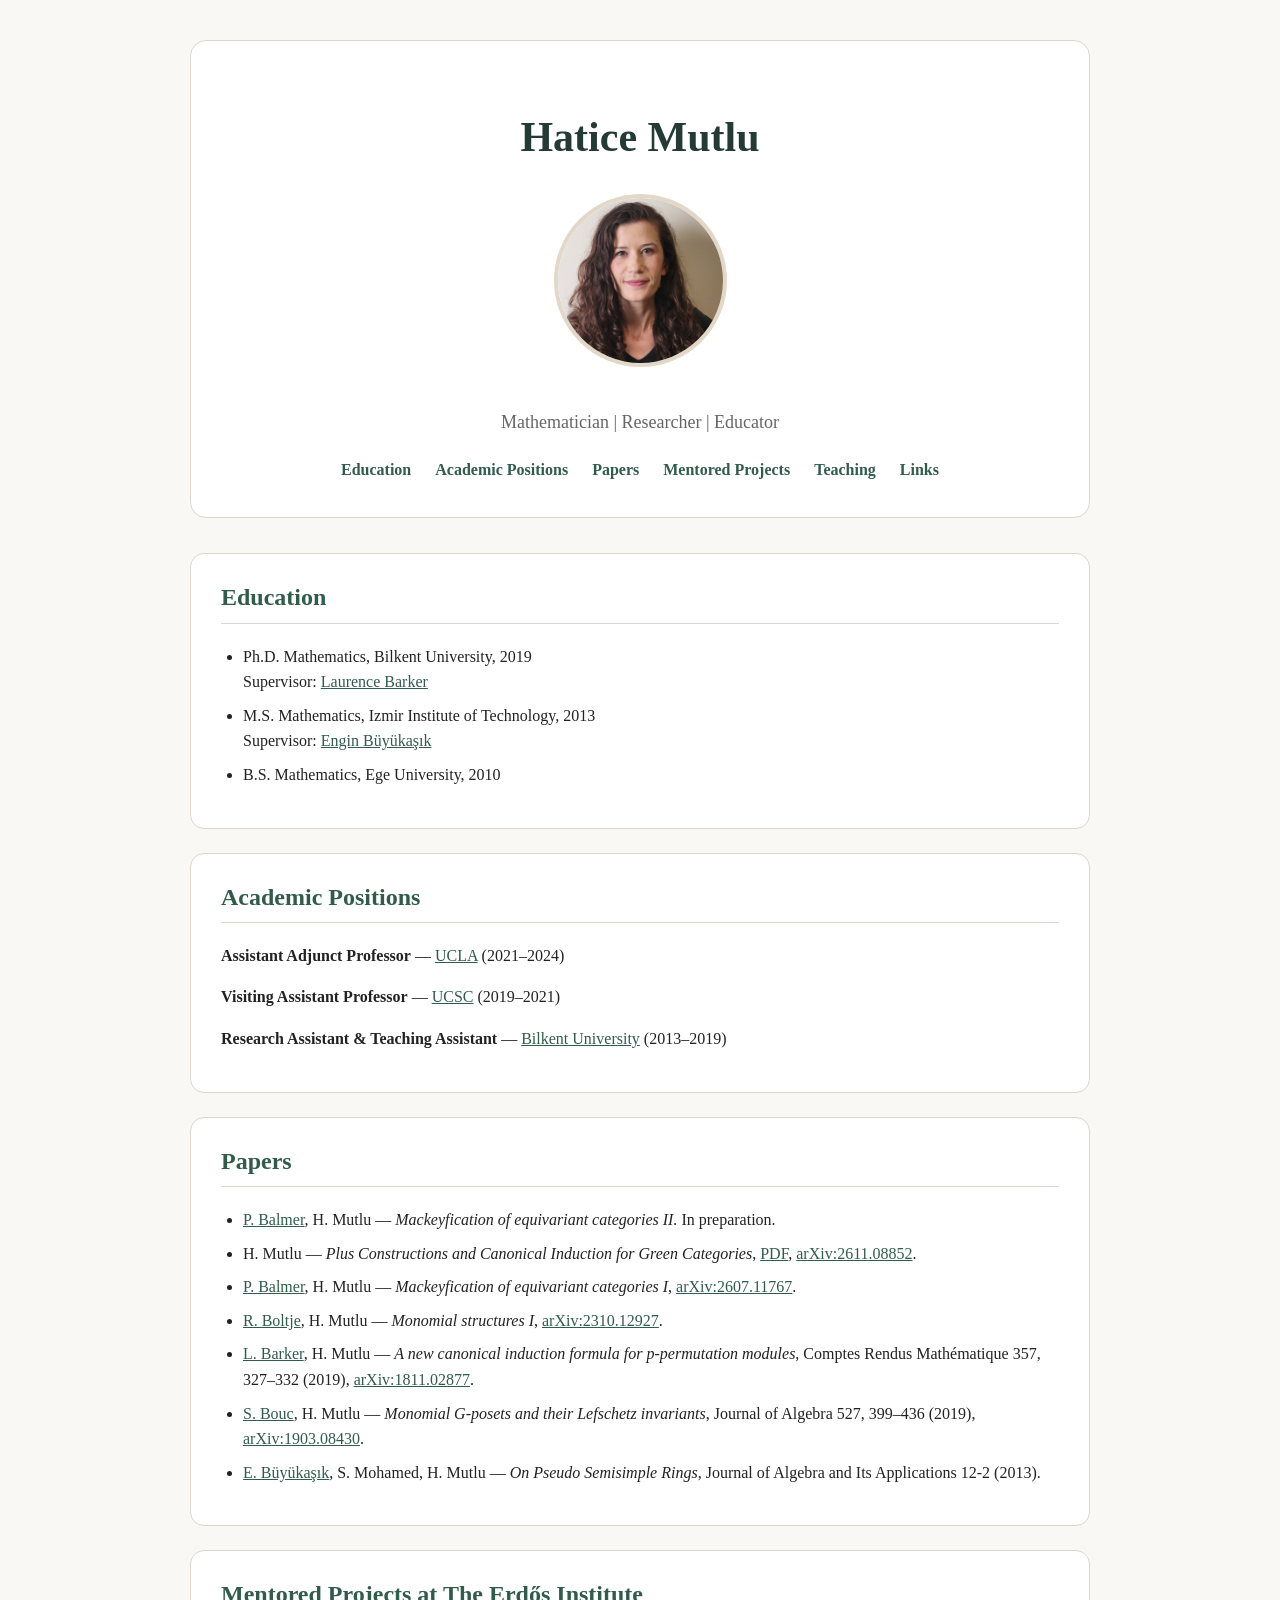
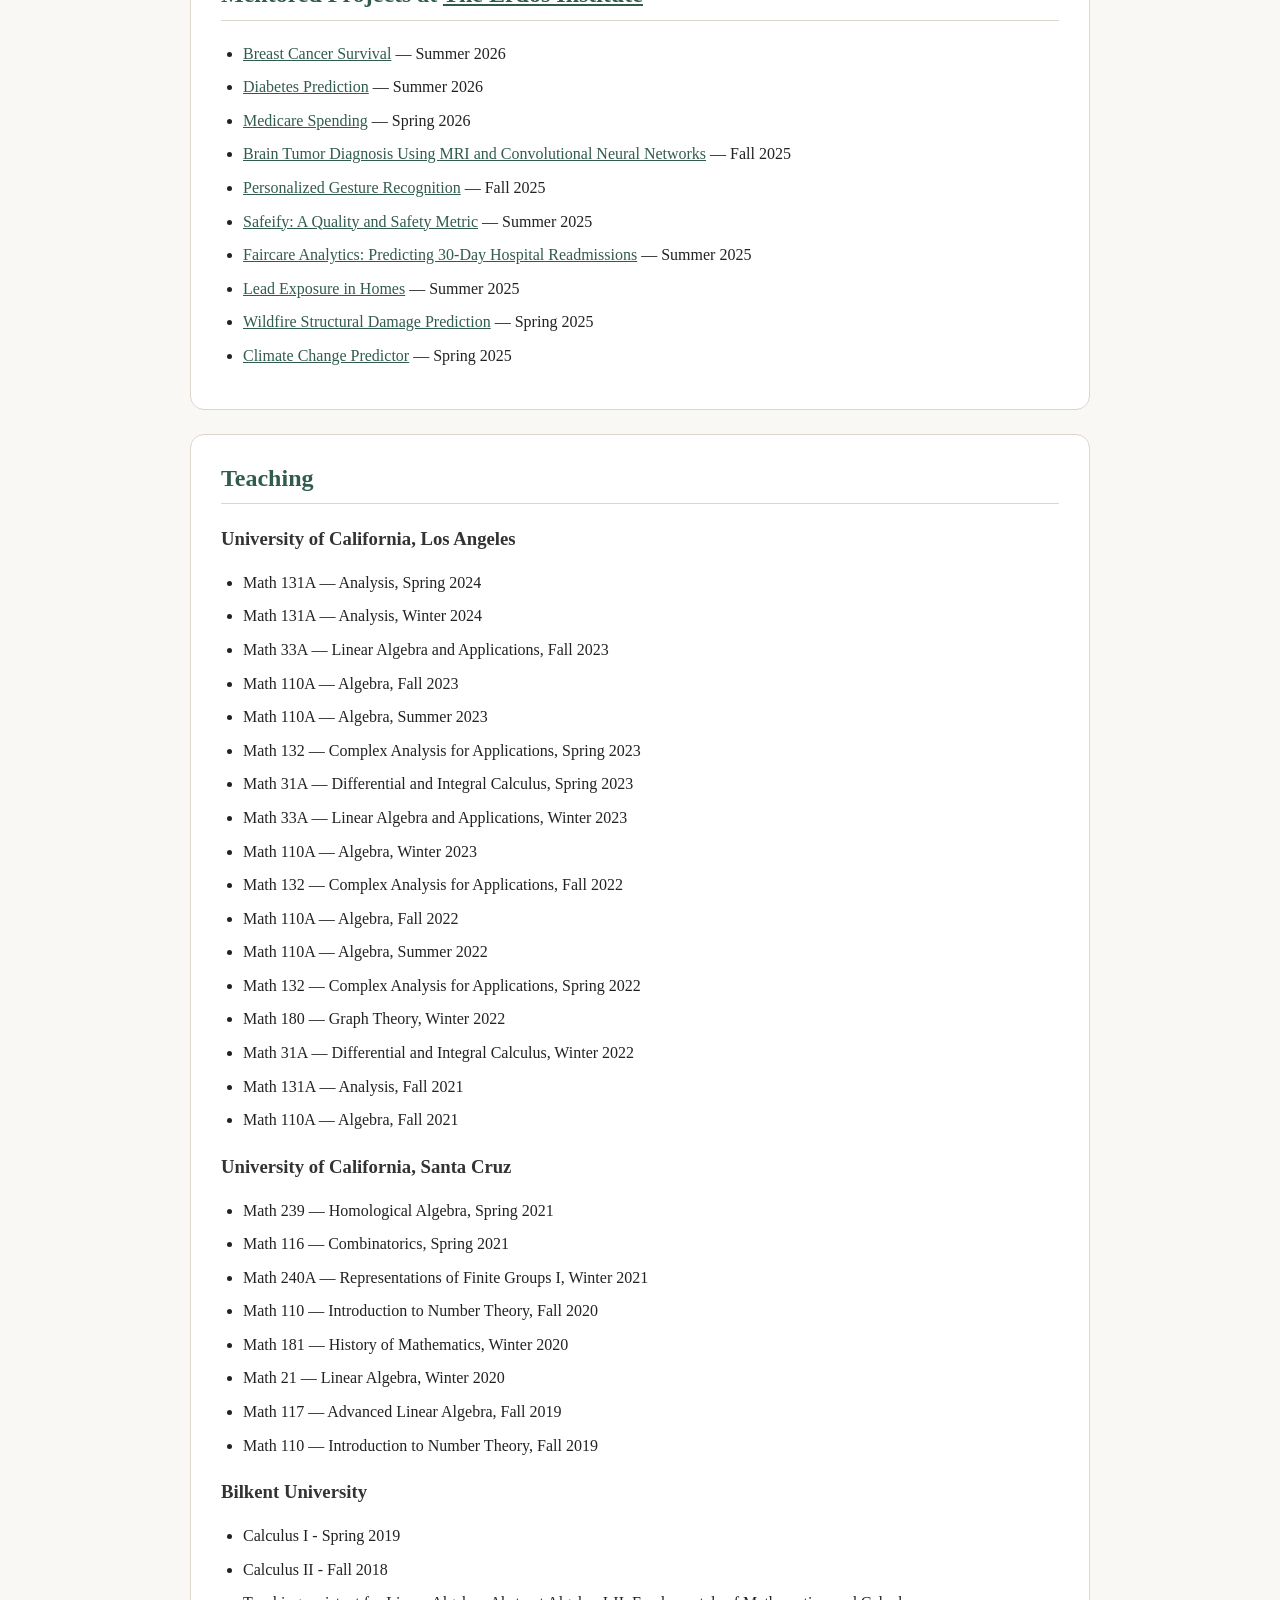
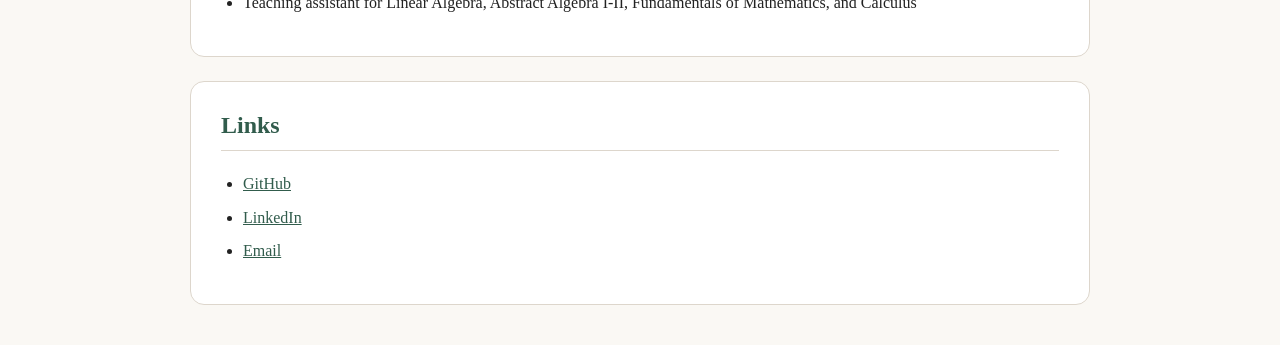
<file: index.html>
<!DOCTYPE html>
<html>
<head>
<title>Hatice Mutlu</title>
<link rel="stylesheet" href="style.css">
</head>

<body>

<header>
<h1>Hatice Mutlu</h1>
<img src="Hatice_photo.jpg" alt="Photo of Hatice Mutlu" class="profile-photo">
<p>Mathematician | Researcher | Educator</p>

<nav>
<a href="#education">Education</a>
<a href="#positions">Academic Positions</a>
<a href="#papers">Papers</a>
<a href="#mentored-projects">Mentored Projects</a>
<a href="#teaching">Teaching</a>
<a href="#links">Links</a>
</nav>
</header>

<main>

<section id="education">
<h2>Education</h2>
<ul>
<li>
Ph.D. Mathematics, Bilkent University, 2019<br>
Supervisor: <a href="http://www.fen.bilkent.edu.tr/~barker/fenis2.html">Laurence Barker</a>
</li>
<li>
M.S. Mathematics, Izmir Institute of Technology, 2013<br>
Supervisor: <a href="https://www.iyte.edu.tr/~enginbuyukasik">Engin Büyükaşık</a>
</li>
<li>B.S. Mathematics, Ege University, 2010</li>
</ul>
</section>

<section id="positions">
<h2>Academic Positions</h2>

<p><b>Assistant Adjunct Professor</b> — <a href=https://ww3.math.ucla.edu//>UCLA</a> (2021–2024)</p>

<p><b>Visiting Assistant Professor</b> — <a href=https://math.ucsc.edu/>UCSC</a> (2019–2021)</p>

<p><b>Research Assistant &amp; Teaching Assistant</b> — <a href=https://math.bilkent.edu.tr//>Bilkent University</a> (2013–2019)</p>

</section>

<section id="papers">
<h2>Papers</h2>
<ul>

<li>
<a href="https://www.math.ucla.edu/~balmer/">P. Balmer</a>, H. Mutlu —
<i>Mackeyfication of equivariant categories II.</i> In preparation.
</li>


<li>
  H. Mutlu —
  <i>Plus Constructions and Canonical Induction for Green Categories</i>,
  <a href="canonical_induction_for_Green_categories.pdf" target="_blank">PDF</a>,
  <a href="https://arxiv.org/abs/2611.08852" target="_blank">arXiv:2611.08852</a>.
</li>


<li>
<a href="https://www.math.ucla.edu/~balmer/">P. Balmer</a>, H. Mutlu —
<i>Mackeyfication of equivariant categories I</i>,
<a href="https://arxiv.org/pdf/2607.11767">arXiv:2607.11767</a>.
</li>

<li>
<a href="https://campusdirectory.ucsc.edu/cd_detail?uid=boltje">R. Boltje</a>, H. Mutlu —
<i>Monomial structures I</i>,
<a href="https://arxiv.org/pdf/2310.12927.pdf">arXiv:2310.12927</a>.
</li>

<li>
<a href="http://www.fen.bilkent.edu.tr/~barker/fenis2.html">L. Barker</a>, H. Mutlu —
<i>A new canonical induction formula for p-permutation modules</i>,
Comptes Rendus Mathématique 357, 327–332 (2019),
<a href="https://arxiv.org/pdf/1811.02877.pdf">arXiv:1811.02877</a>.
</li>

<li>
<a href=https://www.lamfa.u-picardie.fr/bouc/>S. Bouc</a>, H. Mutlu —
<i>Monomial G-posets and their Lefschetz invariants</i>,
Journal of Algebra 527, 399–436 (2019),
<a href="https://arxiv.org/pdf/1903.08430.pdf">arXiv:1903.08430</a>.
</li>

<li>
<a href="https://www.iyte.edu.tr/~enginbuyukasik">E. Büyükaşık</a>, S. Mohamed, H. Mutlu —
<i>On Pseudo Semisimple Rings</i>,
Journal of Algebra and Its Applications 12-2 (2013).
</li>
</ul>
</section>

<section id="mentored-projects">
<h2>
Mentored Projects at
<a href="https://www.erdosinstitute.org/"
   target="_blank"
   rel="noopener noreferrer">
The Erdős Institute
</a>
</h2>

<ul>
<li><a href="https://www.erdosinstitute.org/project-database/summer-2026/data-science-boot-camp/breast-cancer-survival-%26-risk-assessment">Breast Cancer Survival</a> — Summer 2026</li>

<li><a href="https://www.erdosinstitute.org/project-database/summer-2026/data-science-boot-camp/diabetes-prediction">Diabetes Prediction</a> — Summer 2026</li>

<li><a href="https://www.erdosinstitute.org/project-database/spring-2026/data-science-boot-camp/healthcare-data-team">Medicare Spending</a> — Spring 2026</li>

<li><a href="https://www.erdosinstitute.org/project-database/fall-2025/data-science-boot-camp/brain-tumor-diagnosis-using-mri-and-convolutional-neural-networks">Brain Tumor Diagnosis Using MRI and Convolutional Neural Networks</a> — Fall 2025</li>

<li><a href="https://www.erdosinstitute.org/project-database/fall-2025/data-science-boot-camp/decoding-universal-%26-personalized-gesture-recognition">Personalized Gesture Recognition</a> — Fall 2025</li>

<li><a href="https://www.erdosinstitute.org/project-database/summer-2025/data-science-boot-camp/safeify---detects-health-and-safety-risks-in-consumer-products-sold-online.">Safeify: A Quality and Safety Metric</a> — Summer 2025</li>

<li><a href="https://www.erdosinstitute.org/project-database/summer-2025/data-science-boot-camp/kehinde-soetan">Faircare Analytics: Predicting 30-Day Hospital Readmissions</a> — Summer 2025</li>

<li><a href="https://www.erdosinstitute.org/project-database/summer-2025/data-science-boot-camp/lead-exposure-in-homes">Lead Exposure in Homes</a> — Summer 2025</li>

<li><a href="https://www.erdosinstitute.org/project-database/spring-2025/data-science-boot-camp/wildfire-structural-damage-prediction">Wildfire Structural Damage Prediction</a> — Spring 2025</li>

<li><a href="https://www.erdosinstitute.org/project-database/spring-2025/data-science-boot-camp/today's-texas-might-be-tomorrow's-ohio%3A-building-a-geographic-climate-change-predictor">Climate Change Predictor</a> — Spring 2025</li>
</ul>

</section>

<section id="teaching">
<h2>Teaching</h2>

<h3>University of California, Los Angeles</h3>
<ul>
<li>Math 131A — Analysis, Spring 2024</li>
<li>Math 131A — Analysis, Winter 2024</li>
<li>Math 33A — Linear Algebra and Applications, Fall 2023</li>
<li>Math 110A — Algebra, Fall 2023</li>
<li>Math 110A — Algebra, Summer 2023</li>
<li>Math 132 — Complex Analysis for Applications, Spring 2023</li>
<li>Math 31A — Differential and Integral Calculus, Spring 2023</li>
<li>Math 33A — Linear Algebra and Applications, Winter 2023</li>
<li>Math 110A — Algebra, Winter 2023</li>
<li>Math 132 — Complex Analysis for Applications, Fall 2022</li>
<li>Math 110A — Algebra, Fall 2022</li>
<li>Math 110A — Algebra, Summer 2022</li>
<li>Math 132 — Complex Analysis for Applications, Spring 2022</li>
<li>Math 180 — Graph Theory, Winter 2022</li>
<li>Math 31A — Differential and Integral Calculus, Winter 2022</li>
<li>Math 131A — Analysis, Fall 2021</li>
<li>Math 110A — Algebra, Fall 2021</li>
</ul>

<h3>University of California, Santa Cruz</h3>
<ul>
<li>Math 239 — Homological Algebra, Spring 2021</li>
<li>Math 116 — Combinatorics, Spring 2021</li>
<li>Math 240A — Representations of Finite Groups I, Winter 2021</li>
<li>Math 110 — Introduction to Number Theory, Fall 2020</li>
<li>Math 181 — History of Mathematics, Winter 2020</li>
<li>Math 21 — Linear Algebra, Winter 2020</li>
<li>Math 117 — Advanced Linear Algebra, Fall 2019</li>
<li>Math 110 — Introduction to Number Theory, Fall 2019</li>
</ul>

<h3>Bilkent University</h3>
<ul>
<li>Calculus I - Spring 2019</li>
<li>Calculus II - Fall 2018</li>
<li>Teaching assistant for Linear Algebra, Abstract Algebra I-II, Fundamentals of Mathematics, and Calculus</li>
</ul>
</section>

<section id="links">
<h2>Links</h2>
<ul>
<li><a href="https://github.com/mutluhtc">GitHub</a></li>
<li><a href="http://www.linkedin.com/in/hatice-mutlu-a9103476">LinkedIn</a></li>
<li><a href="mailto:hatcemutlu@gmail.com">Email</a></li>
</ul>
</section>

</main>

</body>
</html>
</file>
<file: style.css>
body {
  font-family: Georgia, "Times New Roman", serif;
  max-width: 900px;
  margin: 40px auto;
  padding: 0 24px;
  line-height: 1.6;
  color: #222;
  background: #faf8f4;
}

header {
  text-align: center;
  padding: 35px 20px;
  background: #ffffff;
  border: 1px solid #ddd6cc;
  border-radius: 16px;
  margin-bottom: 35px;
}

h1 {
  font-size: 42px;
  margin-bottom: 8px;
  color: #243b35;
}

header p {
  color: #666;
  font-size: 18px;
}

.profile-photo {
  width: 165px;
  height: 165px;
  object-fit: cover;
  border-radius: 50%;
  margin: 15px 0;
  border: 4px solid #e2d8c8;
}

nav {
  margin-top: 20px;
}

nav a {
  margin: 0 10px;
  color: #315c4c;
  text-decoration: none;
  font-weight: bold;
}

nav a:hover {
  text-decoration: underline;
}

section {
  background: #ffffff;
  border: 1px solid #ddd6cc;
  border-radius: 14px;
  padding: 24px 30px;
  margin-bottom: 24px;
}

h2 {
  color: #315c4c;
  border-bottom: 1px solid #ddd6cc;
  padding-bottom: 6px;
  margin-top: 0;
}

h3 {
  color: #333;
  margin-bottom: 6px;
}

ul {
  padding-left: 22px;
}

li {
  margin-bottom: 8px;
}

a {
  color: #315c4c;
}

a:hover {
  color: #1f3f35;
}

footer {
  text-align: center;
  color: #777;
  margin: 40px 0 20px;
}
</file>
